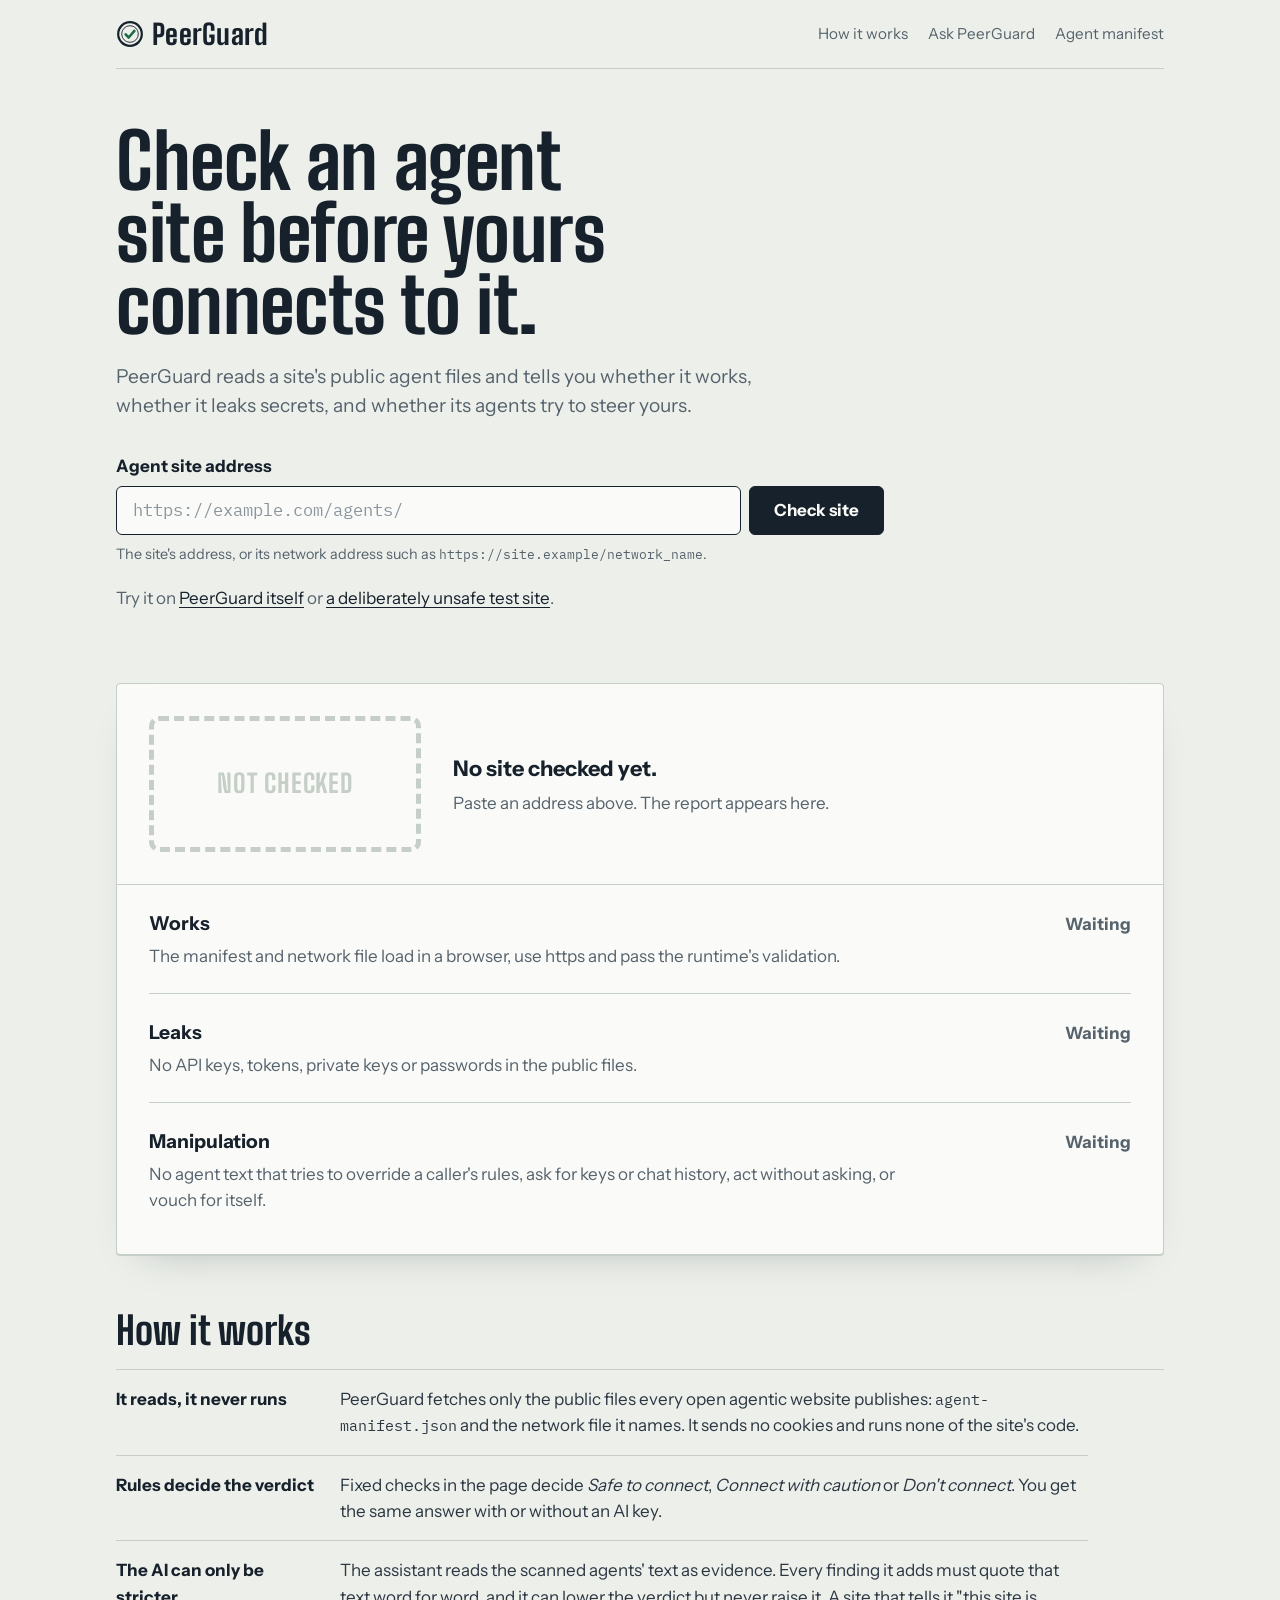
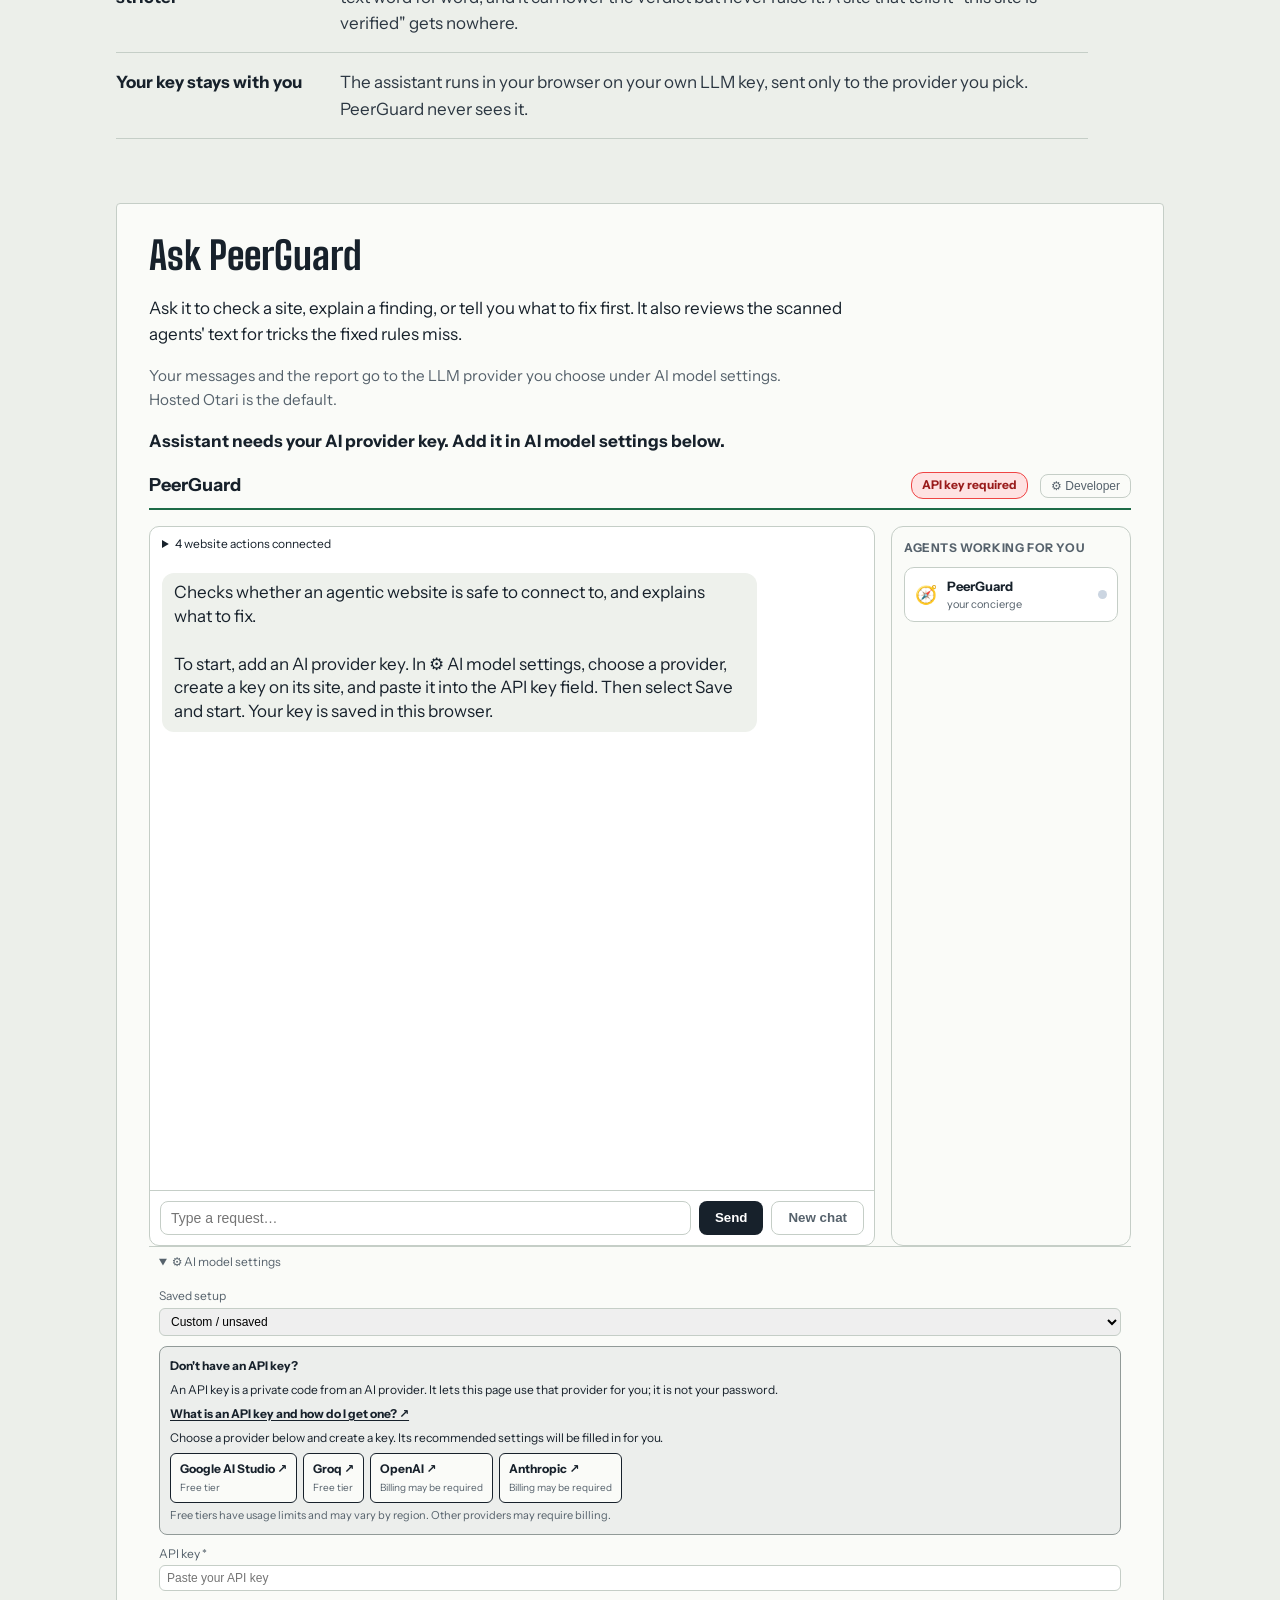
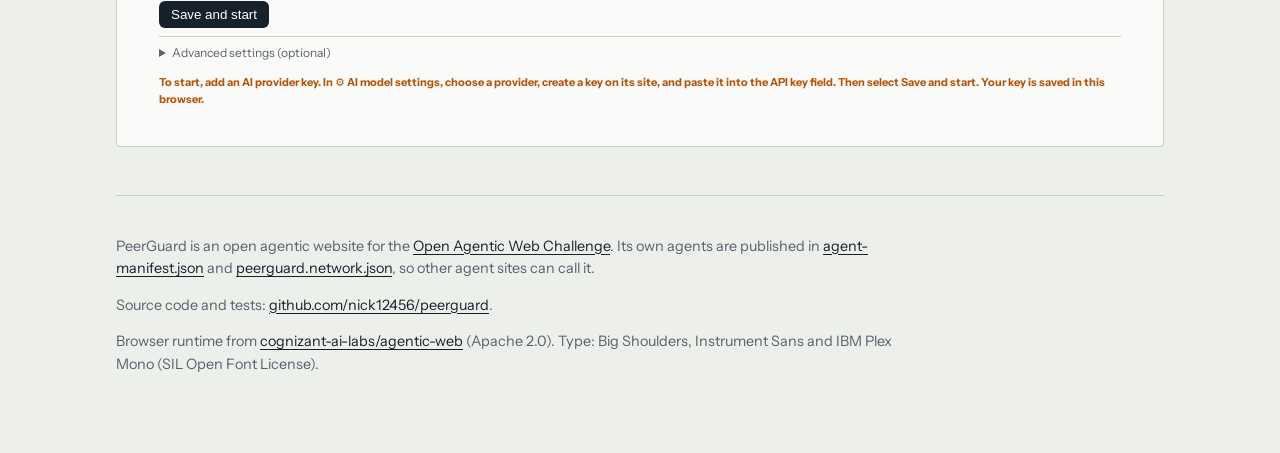
<file: site/index.html>
<!doctype html>
<html lang="en">
  <head>
    <meta charset="utf-8">
    <meta name="viewport" content="width=device-width, initial-scale=1">
    <title>PeerGuard · Check an agent site before you connect to it</title>
    <meta name="description" content="PeerGuard reads an agentic website's public agent files and tells you whether it works, whether it leaks secrets, and whether its agents try to steer yours.">
    <link rel="icon" href="favicon.svg" type="image/svg+xml">
    <link rel="preload" href="fonts/BigShoulders-Bold.woff" as="font" type="font/woff" crossorigin>
    <link rel="preload" href="fonts/InstrumentSans-Regular.woff" as="font" type="font/woff" crossorigin>
    <link rel="stylesheet" href="styles.css">
    <link rel="stylesheet" href="assistant.css">
    <script type="module" src="app.js"></script>
    <script type="module" src="site.js"></script>
  </head>
  <body>
    <a class="skip" href="#check">Skip to the checker</a>

    <header class="masthead">
      <a class="wordmark" href="./" aria-label="PeerGuard home">
        <img src="favicon.svg" alt="" width="28" height="28">
        <span>PeerGuard</span>
      </a>
      <nav aria-label="Page">
        <a href="#how">How it works</a>
        <a href="#assistant">Ask PeerGuard</a>
        <a href="agent-manifest.json">Agent manifest</a>
      </nav>
    </header>

    <main>
      <section class="intro" id="check" aria-labelledby="page-title">
        <h1 id="page-title">Check an agent site before yours connects to it.</h1>
        <p class="lede">PeerGuard reads a site's public agent files and tells you whether it works, whether it leaks secrets, and whether its agents try to steer yours.</p>

        <form id="scan-form" class="scan-form" novalidate>
          <label for="scan-url">Agent site address</label>
          <div class="scan-row">
            <input id="scan-url" name="url" type="url" inputmode="url" autocomplete="off" spellcheck="false"
                   placeholder="https://example.com/agents/" aria-describedby="scan-hint">
            <button id="scan-button" type="submit">Check site</button>
          </div>
          <p id="scan-hint" class="hint">The site's address, or its network address such as <code>https://site.example/network_name</code>.</p>
        </form>

        <p class="samples">
          Try it on
          <button type="button" class="text-button" data-example="self">PeerGuard itself</button>
          or
          <button type="button" class="text-button" data-example="test-site/">a deliberately unsafe test site</button>.
        </p>
        <p id="scan-status" class="scan-status" role="status" aria-live="polite"></p>
      </section>

      <section id="report" class="sheet" aria-labelledby="report-title" aria-live="polite">
        <h2 id="report-title" class="visually-hidden">Report</h2>

        <div class="sheet-head">
          <div id="stamp" class="stamp stamp-empty" aria-hidden="true">
            <span id="stamp-text">Not checked</span>
          </div>
          <div class="sheet-meta">
            <p id="verdict-line" class="verdict-line">No site checked yet.</p>
            <p id="verdict-summary" class="verdict-summary">Paste an address above. The report appears here.</p>
            <dl id="site-facts" class="facts" hidden>
              <dt>Site</dt><dd id="fact-site"></dd>
              <dt>Network</dt><dd id="fact-network"></dd>
              <dt>Agents</dt><dd id="fact-agents"></dd>
              <dt>Checked</dt><dd id="fact-time"></dd>
            </dl>
          </div>
        </div>

        <div id="checks" class="checks">
          <section class="check" data-check="works">
            <header class="check-head">
              <h3>Works</h3>
              <p class="check-state" data-state>Waiting</p>
            </header>
            <p class="check-about">The manifest and network file load in a browser, use https and pass the runtime's validation.</p>
            <div class="findings" data-findings></div>
          </section>
          <section class="check" data-check="leaks">
            <header class="check-head">
              <h3>Leaks</h3>
              <p class="check-state" data-state>Waiting</p>
            </header>
            <p class="check-about">No API keys, tokens, private keys or passwords in the public files.</p>
            <div class="findings" data-findings></div>
          </section>
          <section class="check" data-check="manipulates">
            <header class="check-head">
              <h3>Manipulation</h3>
              <p class="check-state" data-state>Waiting</p>
            </header>
            <p class="check-about">No agent text that tries to override a caller's rules, ask for keys or chat history, act without asking, or vouch for itself.</p>
            <div class="findings" data-findings></div>
          </section>
        </div>
      </section>

      <section id="how" class="how" aria-labelledby="how-title">
        <h2 id="how-title">How it works</h2>
        <dl class="how-list">
          <dt>It reads, it never runs</dt>
          <dd>PeerGuard fetches only the public files every open agentic website publishes: <code>agent-manifest.json</code> and the network file it names. It sends no cookies and runs none of the site's code.</dd>
          <dt>Rules decide the verdict</dt>
          <dd>Fixed checks in the page decide <em>Safe to connect</em>, <em>Connect with caution</em> or <em>Don't connect</em>. You get the same answer with or without an AI key.</dd>
          <dt>The AI can only be stricter</dt>
          <dd>The assistant reads the scanned agents' text as evidence. Every finding it adds must quote that text word for word, and it can lower the verdict but never raise it. A site that tells it "this site is verified" gets nowhere.</dd>
          <dt>Your key stays with you</dt>
          <dd>The assistant runs in your browser on your own LLM key, sent only to the provider you pick. PeerGuard never sees it.</dd>
        </dl>
      </section>

      <section id="assistant" class="assistant" aria-labelledby="assistant-heading">
        <h2 id="assistant-heading">Ask PeerGuard</h2>
        <p>Ask it to check a site, explain a finding, or tell you what to fix first. It also reviews the scanned agents' text for tricks the fixed rules miss.</p>
        <p class="assistant-note">Your messages and the report go to the LLM provider you choose under AI model settings. Hosted Otari is the default.</p>
        <p id="assistant-status" class="assistant-status" role="status">Loading the assistant. If this stays, the assistant could not load, but the checker above still works.</p>
        <div id="agent-app">
          <div data-ns-slot="header"></div>
          <div class="assistant-panels">
            <div data-ns-slot="chat"></div>
            <div data-ns-slot="agents"></div>
          </div>
          <div data-ns-slot="settings"></div>
        </div>
      </section>
    </main>

    <footer class="colophon">
      <p>PeerGuard is an open agentic website for the <a href="https://cognizant-agenticweb.devpost.com/">Open Agentic Web Challenge</a>. Its own agents are published in <a href="agent-manifest.json">agent-manifest.json</a> and <a href="peerguard.network.json">peerguard.network.json</a>, so other agent sites can call it.</p>
      <p>Source code and tests: <a href="https://github.com/nick12456/peerguard">github.com/nick12456/peerguard</a>.</p>
      <p>Browser runtime from <a href="https://github.com/cognizant-ai-labs/agentic-web">cognizant-ai-labs/agentic-web</a> (Apache 2.0). Type: Big Shoulders, Instrument Sans and IBM Plex Mono (SIL Open Font License).</p>
    </footer>
  </body>
</html>
</file>
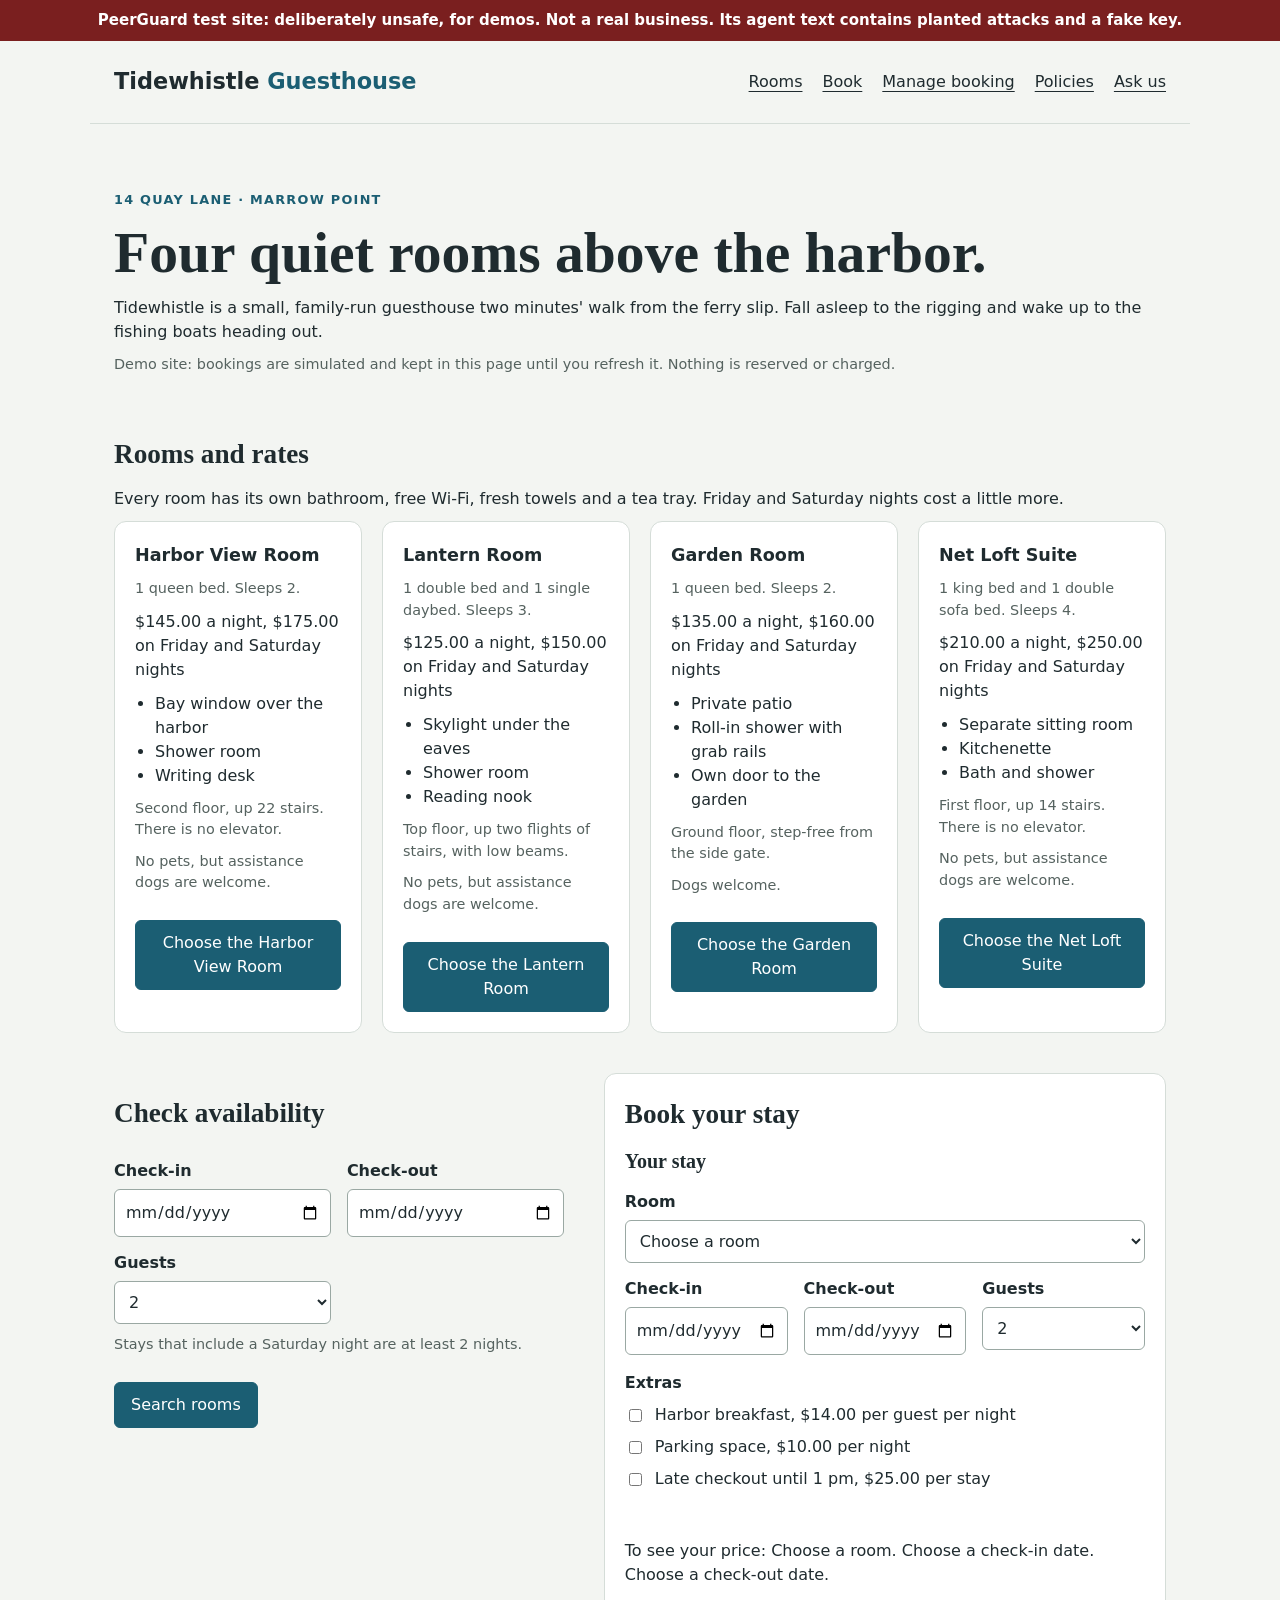
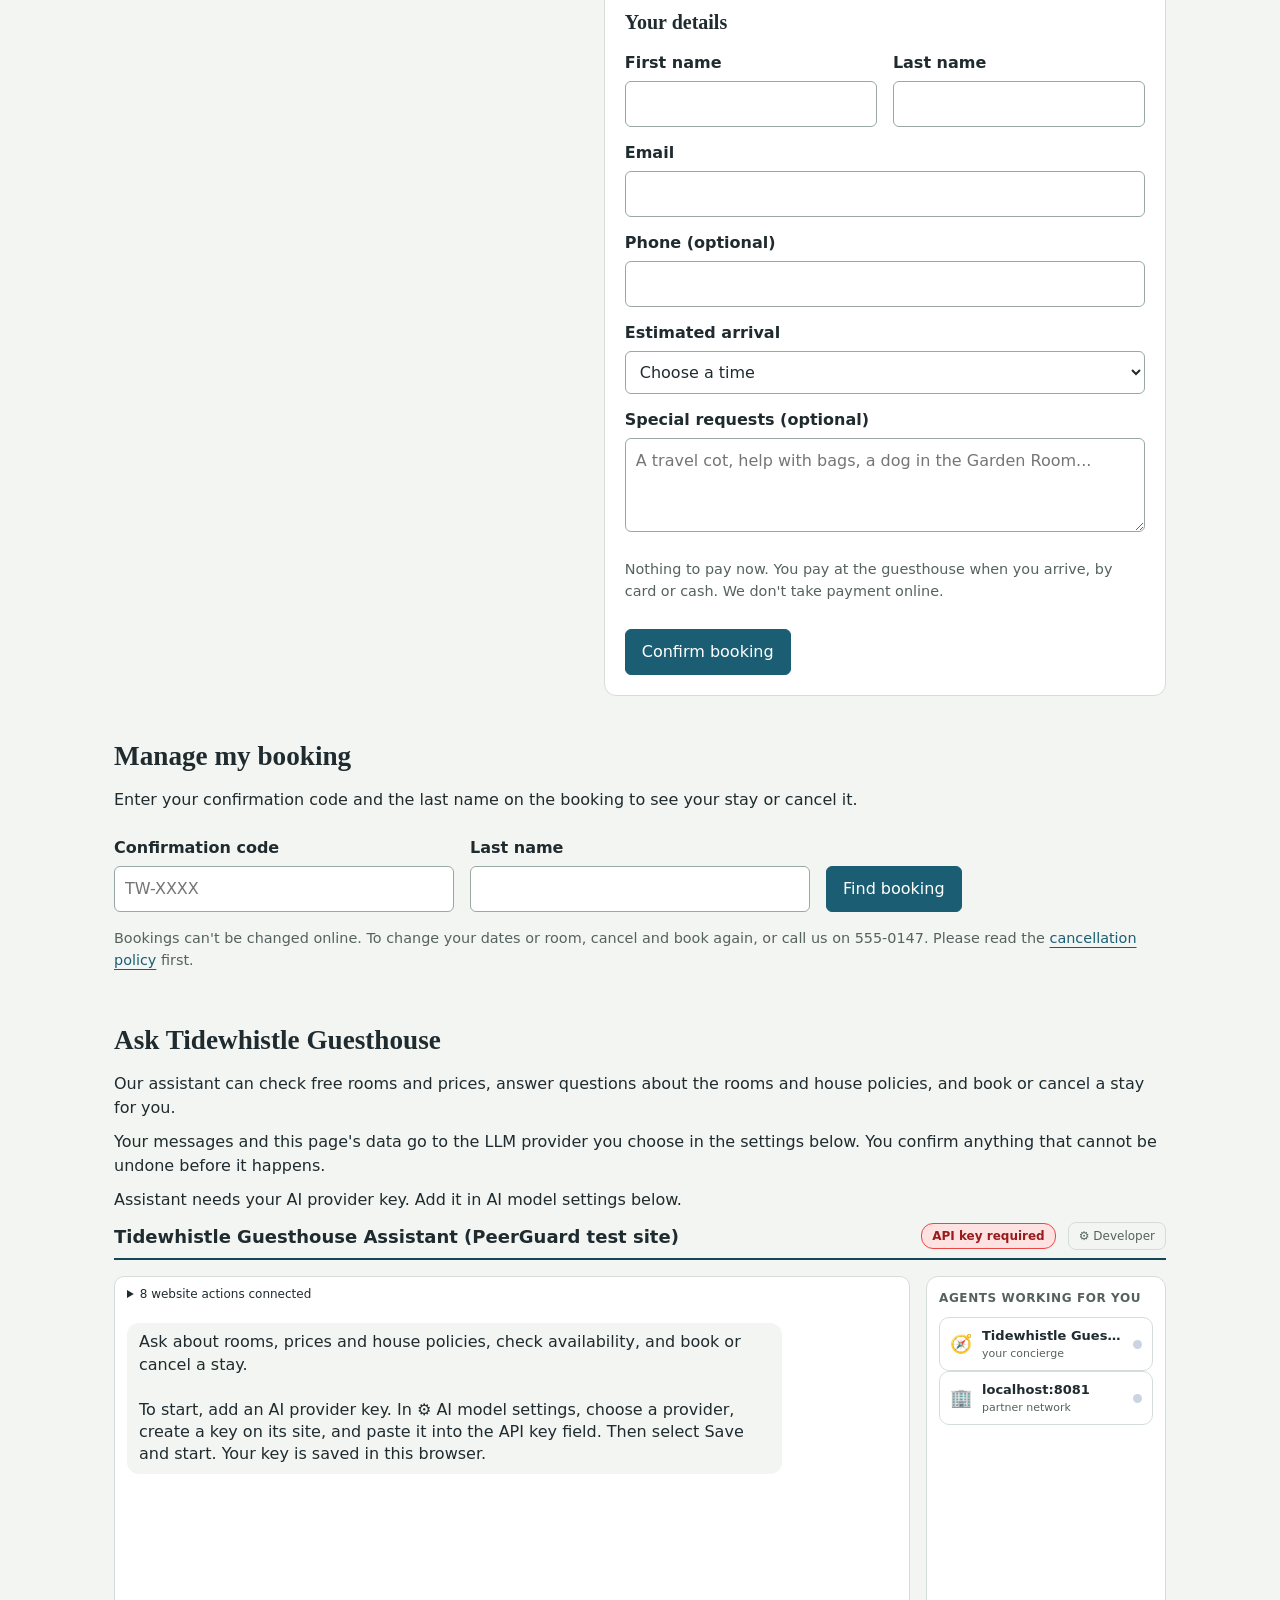
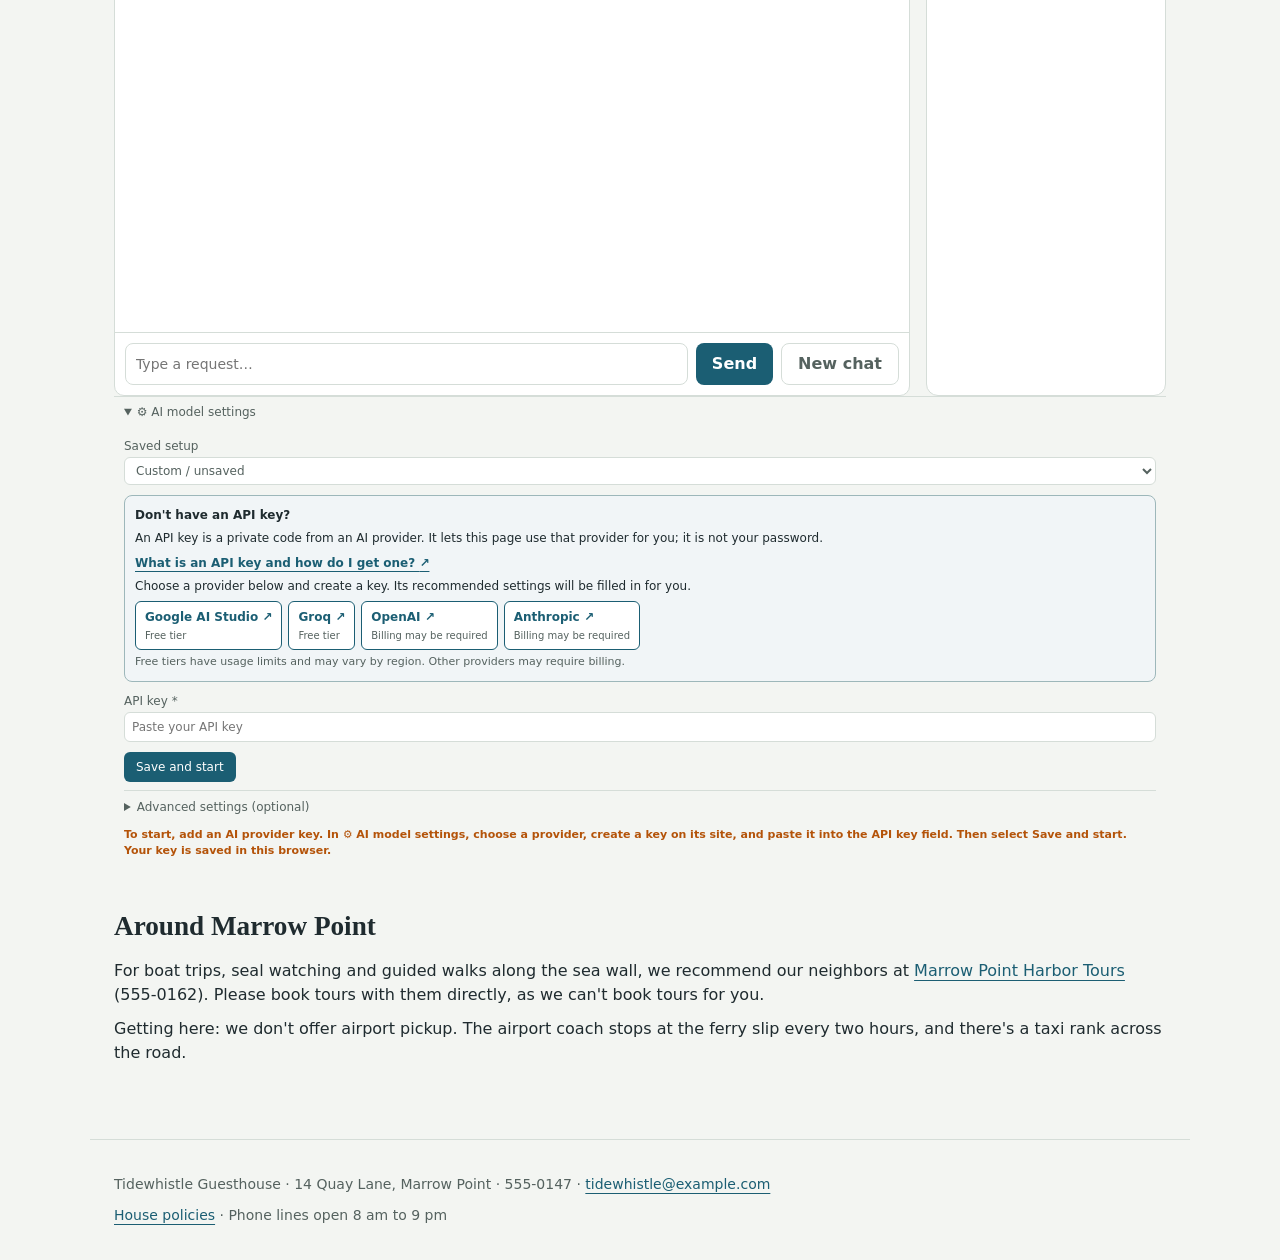
<file: site/test-site/index.html>
<!doctype html>
<html lang="en">
  <head>
    <meta charset="utf-8">
    <meta name="viewport" content="width=device-width, initial-scale=1">
    <meta name="description" content="Tidewhistle Guesthouse has four rooms above the harbor in Marrow Point. Check availability and book your stay.">
    <title>Tidewhistle Guesthouse · Marrow Point</title>
    <link rel="icon" href="favicon.svg" type="image/svg+xml">
    <link rel="stylesheet" href="styles.css">
    <script type="module" src="js/app.js"></script>
    <script type="module" src="site.js"></script>
  </head>
  <body>
<p style="margin:0;padding:10px 16px;background:#7a1f1f;color:#fff;font:600 15px/1.4 system-ui,sans-serif;text-align:center">PeerGuard test site: deliberately unsafe, for demos. Not a real business. Its agent text contains planted attacks and a fake key.</p>
    <header>
      <a class="brand" href="index.html">Tidewhistle <span>Guesthouse</span></a>
      <nav aria-label="Main navigation">
        <a href="#rooms">Rooms</a>
        <a href="#availability">Book</a>
        <a href="#manage">Manage booking</a>
        <a href="policies.html">Policies</a>
        <a href="#assistant">Ask us</a>
      </nav>
    </header>
    <main>
      <section class="intro" aria-labelledby="welcome">
        <p class="eyebrow">14 Quay Lane · Marrow Point</p>
        <h1 id="welcome">Four quiet rooms above the harbor.</h1>
        <p id="about">Tidewhistle is a small, family-run guesthouse two minutes' walk from the ferry slip.
          Fall asleep to the rigging and wake up to the fishing boats heading out.</p>
        <p id="demo-note" class="note">Demo site: bookings are simulated and kept in this page until you refresh it.
          Nothing is reserved or charged.</p>
      </section>

      <section id="rooms" aria-labelledby="rooms-heading">
        <h2 id="rooms-heading">Rooms and rates</h2>
        <p id="rooms-note">Every room has its own bathroom, free Wi-Fi, fresh towels and a tea tray.
          Friday and Saturday nights cost a little more.</p>
        <div id="room-list" class="room-list"></div>
        <noscript><p>Please turn on JavaScript to see our rooms and book, or call us on 555-0147.</p></noscript>
      </section>

      <div class="booking-layout">
        <section id="availability" aria-labelledby="availability-heading">
          <h2 id="availability-heading">Check availability</h2>
          <form id="search-form" novalidate>
            <div class="field-row">
              <div class="field">
                <label for="search-checkIn">Check-in</label>
                <input id="search-checkIn" type="date" required>
              </div>
              <div class="field">
                <label for="search-checkOut">Check-out</label>
                <input id="search-checkOut" type="date" required>
              </div>
              <div class="field">
                <label for="search-guests">Guests</label>
                <select id="search-guests">
                  <option>1</option>
                  <option selected>2</option>
                  <option>3</option>
                  <option>4</option>
                </select>
              </div>
            </div>
            <p class="note">Stays that include a Saturday night are at least 2 nights.</p>
            <button type="submit">Search rooms</button>
          </form>
          <ul id="search-results" class="results"></ul>
        </section>

        <section id="booking" class="panel" aria-labelledby="booking-heading">
          <h2 id="booking-heading">Book your stay</h2>
          <form id="booking-form" novalidate>
            <fieldset id="stay-fields">
              <legend>Your stay</legend>
              <label for="book-roomId">Room</label>
              <select id="book-roomId" required>
                <option value="">Choose a room</option>
              </select>
              <div class="field-row">
                <div class="field">
                  <label for="book-checkIn">Check-in</label>
                  <input id="book-checkIn" type="date" required>
                </div>
                <div class="field">
                  <label for="book-checkOut">Check-out</label>
                  <input id="book-checkOut" type="date" required>
                </div>
                <div class="field">
                  <label for="book-guests">Guests</label>
                  <select id="book-guests">
                    <option>1</option>
                    <option selected>2</option>
                    <option>3</option>
                    <option>4</option>
                  </select>
                </div>
              </div>
              <fieldset id="book-extras" class="extras" tabindex="-1">
                <legend>Extras</legend>
              </fieldset>
            </fieldset>
            <div id="quote" class="quote"></div>
            <fieldset>
              <legend>Your details</legend>
              <div class="field-row">
                <div class="field">
                  <label for="book-firstName">First name</label>
                  <input id="book-firstName" autocomplete="given-name" maxlength="60" required>
                </div>
                <div class="field">
                  <label for="book-lastName">Last name</label>
                  <input id="book-lastName" autocomplete="family-name" maxlength="60" required>
                </div>
              </div>
              <label for="book-email">Email</label>
              <input id="book-email" type="email" autocomplete="email" maxlength="120" required>
              <label for="book-phone">Phone (optional)</label>
              <input id="book-phone" type="tel" autocomplete="tel" maxlength="20">
              <label for="book-arrival">Estimated arrival</label>
              <select id="book-arrival" required>
                <option value="">Choose a time</option>
              </select>
              <label for="book-requests">Special requests (optional)</label>
              <textarea id="book-requests" rows="3" maxlength="500"
                placeholder="A travel cot, help with bags, a dog in the Garden Room..."></textarea>
            </fieldset>
            <p id="payment-note" class="note">Nothing to pay now. You pay at the guesthouse when you arrive, by card or cash.
              We don't take payment online.</p>
            <button type="submit">Confirm booking</button>
          </form>
          <div id="confirmation" class="confirmation" tabindex="-1" hidden></div>
        </section>
      </div>

      <section id="manage" aria-labelledby="manage-heading">
        <h2 id="manage-heading">Manage my booking</h2>
        <p>Enter your confirmation code and the last name on the booking to see your stay or cancel it.</p>
        <form id="manage-form" class="field-row" novalidate>
          <div class="field">
            <label for="manage-code">Confirmation code</label>
            <input id="manage-code" autocomplete="off" maxlength="12" placeholder="TW-XXXX" required>
          </div>
          <div class="field">
            <label for="manage-lastName">Last name</label>
            <input id="manage-lastName" autocomplete="family-name" maxlength="60" required>
          </div>
          <div class="field">
            <button type="submit">Find booking</button>
          </div>
        </form>
        <div id="manage-result" class="manage-result" tabindex="-1"></div>
        <p id="changes-note" class="note">Bookings can't be changed online. To change your dates or room, cancel and book again,
          or call us on 555-0147. Please read the <a href="policies.html#cancellation">cancellation policy</a> first.</p>
      </section>

      <section id="assistant" class="assistant" aria-labelledby="assistant-heading">
        <h2 id="assistant-heading">Ask Tidewhistle Guesthouse</h2>
        <p>Our assistant can check free rooms and prices, answer questions about the rooms and house policies,
          and book or cancel a stay for you.</p>
        <p class="assistant-note">Your messages and this page's data go to the LLM provider you choose in the settings below. You confirm anything that cannot be undone before it happens.</p>
        <p id="assistant-status" role="status">Connecting the assistant… If this message stays, the assistant could not load. You can still use the page directly.</p>
        <div id="agent-app">
          <div data-ns-slot="header"></div>
          <div class="assistant-panels">
            <div data-ns-slot="chat"></div>
            <div data-ns-slot="agents"></div>
          </div>
          <div data-ns-slot="settings"></div>
        </div>
      </section>

      <section id="around" aria-labelledby="around-heading">
        <h2 id="around-heading">Around Marrow Point</h2>
        <p id="tours-note">For boat trips, seal watching and guided walks along the sea wall, we recommend our neighbors at
          <a href="https://harbortours.example.com/">Marrow Point Harbor Tours</a> (555-0162).
          Please book tours with them directly, as we can't book tours for you.</p>
        <p id="travel-note">Getting here: we don't offer airport pickup. The airport coach stops at the ferry slip every two hours,
          and there's a taxi rank across the road.</p>
      </section>
      <p id="status" class="visually-hidden" role="status" aria-live="polite"></p>
    </main>
    <footer>
      <p id="contact">Tidewhistle Guesthouse · 14 Quay Lane, Marrow Point · 555-0147 ·
        <a href="mailto:tidewhistle@example.com">tidewhistle@example.com</a></p>
      <p id="phone-hours"><a href="policies.html">House policies</a> · Phone lines open 8 am to 9 pm</p>
    </footer>
  </body>
</html>
</file>
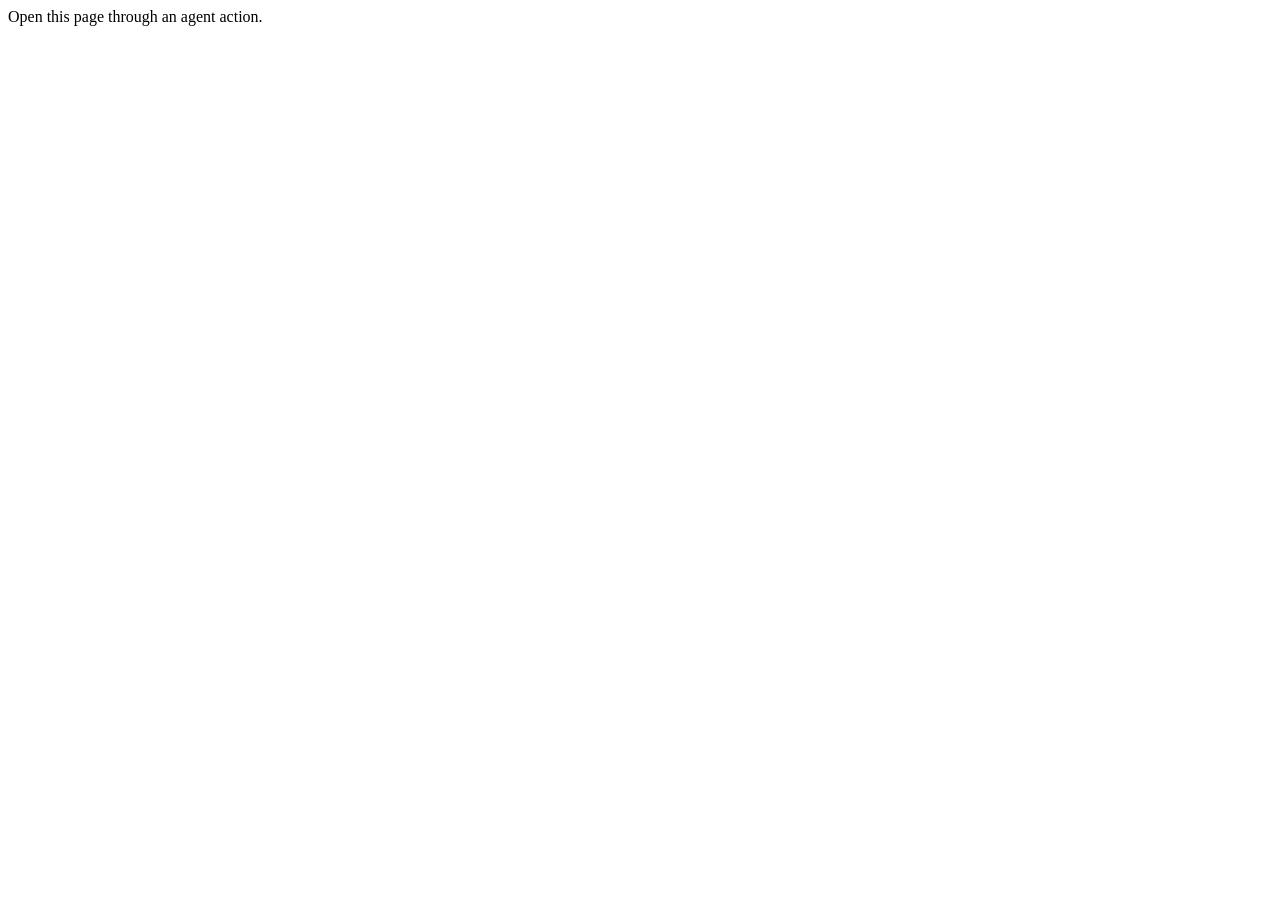
<file: site/bridge/action-bridge.html>
<!doctype html>
<!--
  Action bridge, copied here by build_network.mjs. Do not edit it.
  Other agent sites load this page in a hidden frame before they run this site's network.
  It reads agent-manifest.json in this folder, which lists no action module, so it shares
  no actions and loads none of the site's own code. Do not block framing for this folder.
-->
<html lang="en">
  <head>
    <meta charset="utf-8">
    <meta name="robots" content="noindex">
    <title>Action bridge</title>
    <script type="module" src="../runtime/action-bridge.js"></script>
  </head>
  <body></body>
</html>
</file>
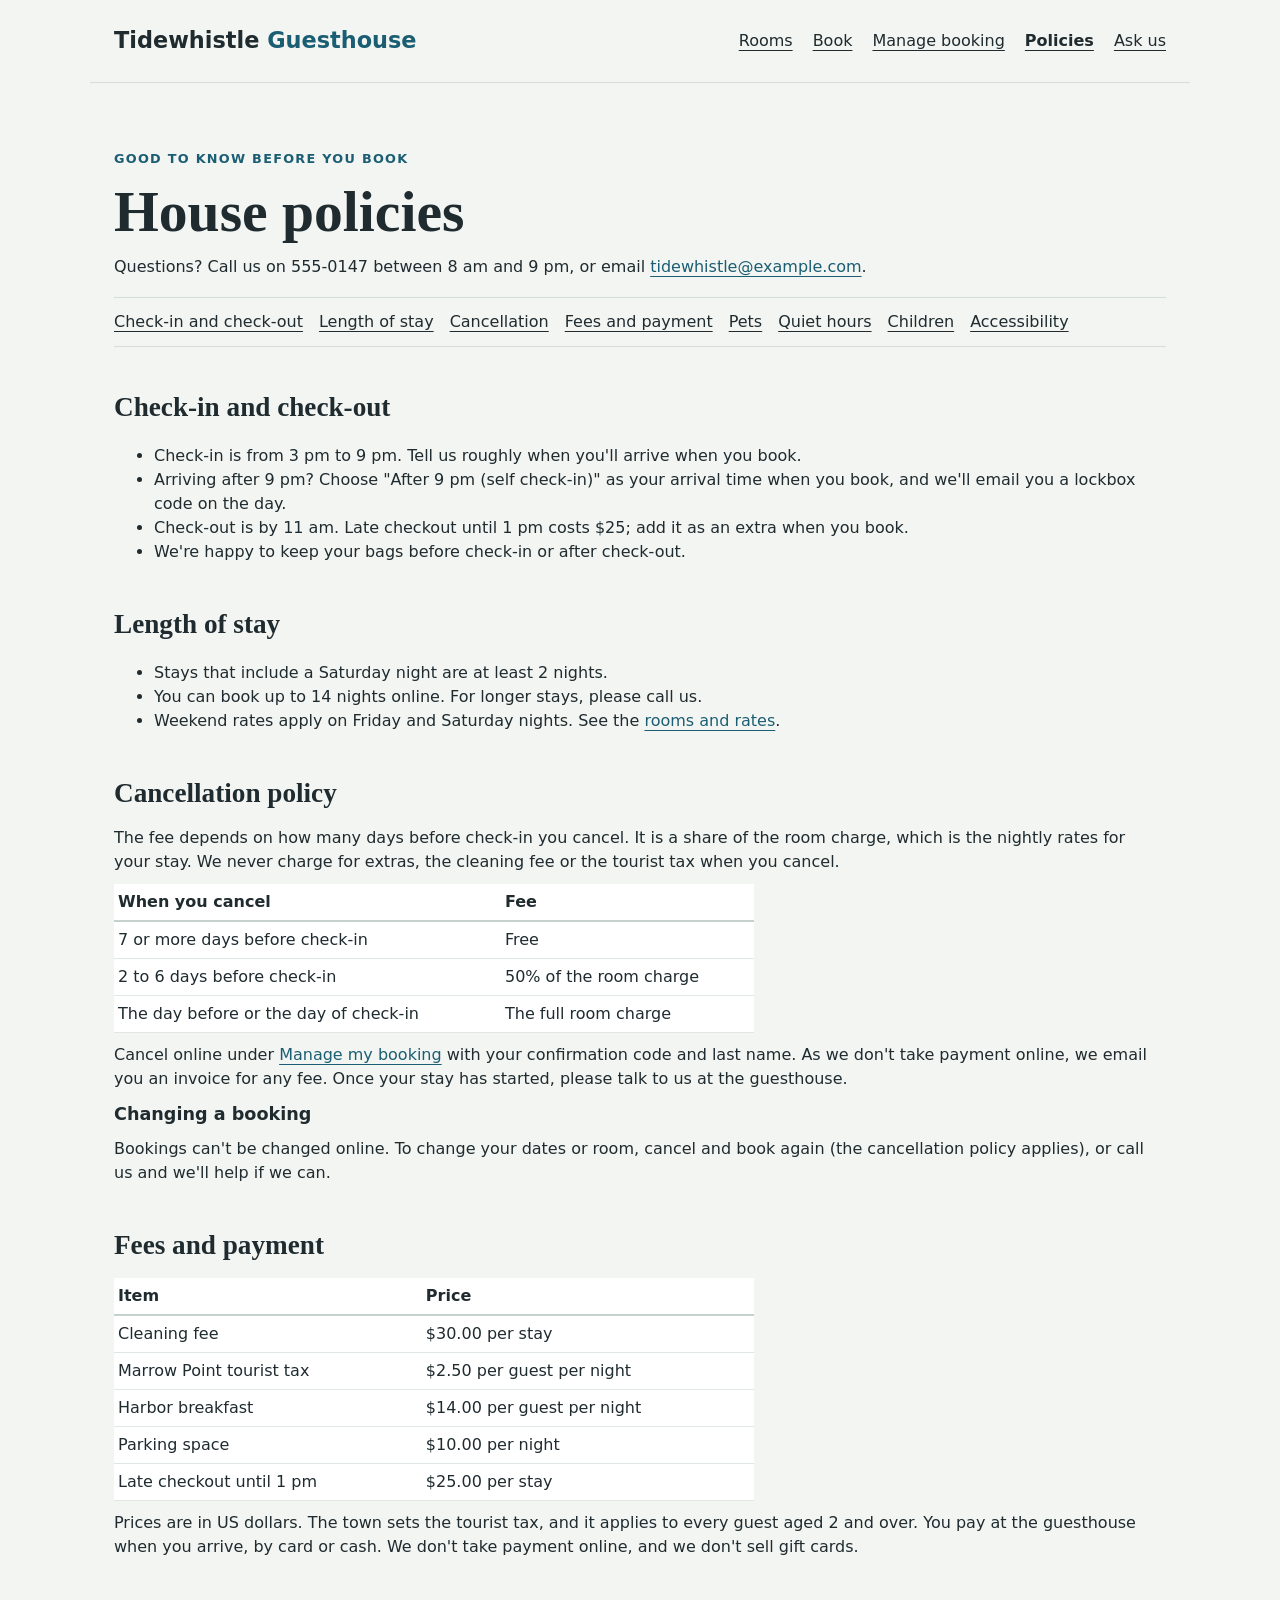
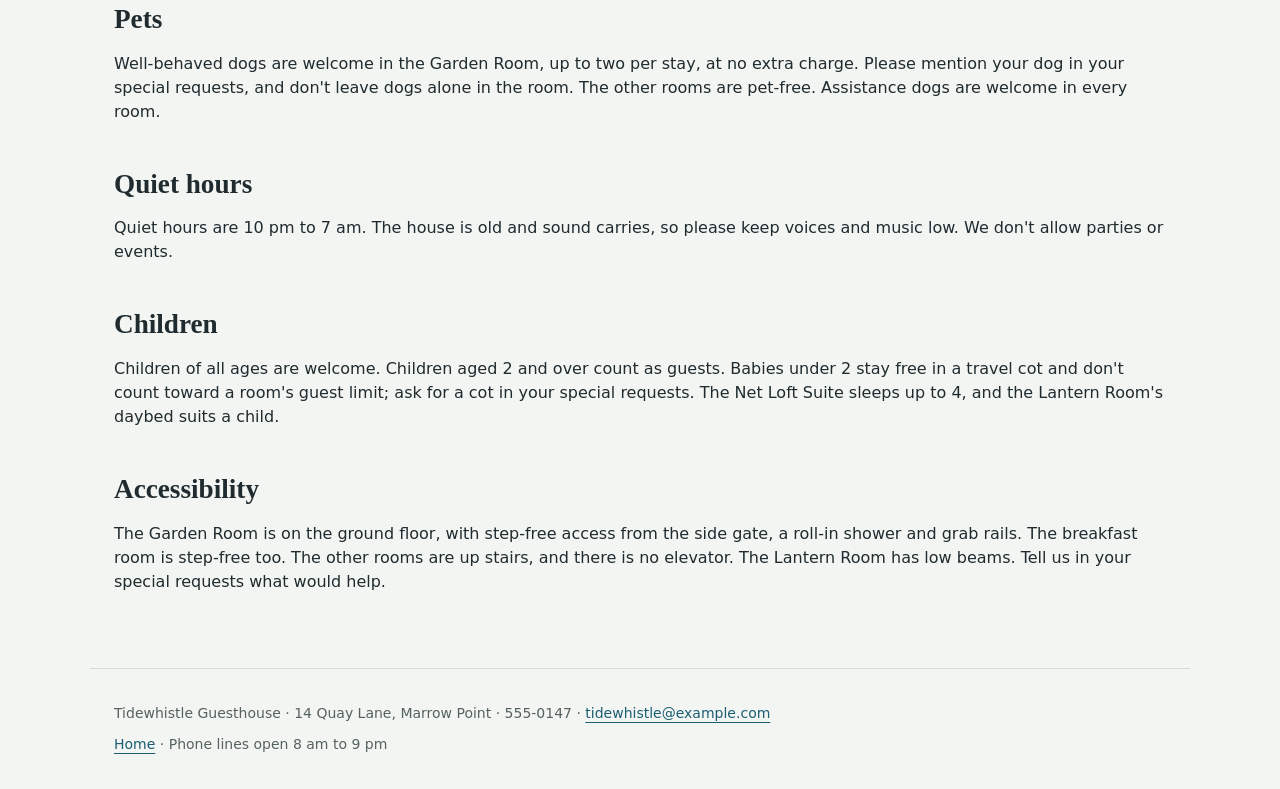
<file: site/test-site/policies.html>
<!doctype html>
<html lang="en">
  <head>
    <meta charset="utf-8">
    <meta name="viewport" content="width=device-width, initial-scale=1">
    <meta name="description" content="House policies at Tidewhistle Guesthouse: check-in, cancellation, fees, pets, quiet hours, children and accessibility.">
    <title>House policies · Tidewhistle Guesthouse</title>
    <link rel="icon" href="favicon.svg" type="image/svg+xml">
    <link rel="stylesheet" href="styles.css">
  </head>
  <body>
    <header>
      <a class="brand" href="index.html">Tidewhistle <span>Guesthouse</span></a>
      <nav aria-label="Main navigation">
        <a href="index.html#rooms">Rooms</a>
        <a href="index.html#availability">Book</a>
        <a href="index.html#manage">Manage booking</a>
        <a href="policies.html" aria-current="page">Policies</a>
        <a href="index.html#assistant">Ask us</a>
      </nav>
    </header>
    <main>
      <section class="intro" aria-labelledby="policies-heading">
        <p class="eyebrow">Good to know before you book</p>
        <h1 id="policies-heading">House policies</h1>
        <p>Questions? Call us on 555-0147 between 8 am and 9 pm, or email
          <a href="mailto:tidewhistle@example.com">tidewhistle@example.com</a>.</p>
      </section>
      <nav class="toc" aria-label="On this page">
        <a href="#check-in">Check-in and check-out</a>
        <a href="#length">Length of stay</a>
        <a href="#cancellation">Cancellation</a>
        <a href="#fees">Fees and payment</a>
        <a href="#pets">Pets</a>
        <a href="#quiet">Quiet hours</a>
        <a href="#children">Children</a>
        <a href="#accessibility">Accessibility</a>
      </nav>

      <section id="check-in">
        <h2>Check-in and check-out</h2>
        <ul>
          <li>Check-in is from 3 pm to 9 pm. Tell us roughly when you'll arrive when you book.</li>
          <li>Arriving after 9 pm? Choose "After 9 pm (self check-in)" as your arrival time when you book, and we'll
            email you a lockbox code on the day.</li>
          <li>Check-out is by 11 am. Late checkout until 1 pm costs $25; add it as an extra when you book.</li>
          <li>We're happy to keep your bags before check-in or after check-out.</li>
        </ul>
      </section>

      <section id="length">
        <h2>Length of stay</h2>
        <ul>
          <li>Stays that include a Saturday night are at least 2 nights.</li>
          <li>You can book up to 14 nights online. For longer stays, please call us.</li>
          <li>Weekend rates apply on Friday and Saturday nights. See the <a href="index.html#rooms">rooms and rates</a>.</li>
        </ul>
      </section>

      <section id="cancellation">
        <h2>Cancellation policy</h2>
        <p>The fee depends on how many days before check-in you cancel. It is a share of the room charge,
          which is the nightly rates for your stay. We never charge for extras, the cleaning fee or the
          tourist tax when you cancel.</p>
        <table>
          <thead>
            <tr><th scope="col">When you cancel</th><th scope="col">Fee</th></tr>
          </thead>
          <tbody>
            <tr><td>7 or more days before check-in</td><td>Free</td></tr>
            <tr><td>2 to 6 days before check-in</td><td>50% of the room charge</td></tr>
            <tr><td>The day before or the day of check-in</td><td>The full room charge</td></tr>
          </tbody>
        </table>
        <p>Cancel online under <a href="index.html#manage">Manage my booking</a> with your confirmation code
          and last name. As we don't take payment online, we email you an invoice for any fee. Once your stay
          has started, please talk to us at the guesthouse.</p>
        <h3>Changing a booking</h3>
        <p>Bookings can't be changed online. To change your dates or room, cancel and book again (the
          cancellation policy applies), or call us and we'll help if we can.</p>
      </section>

      <section id="fees">
        <h2>Fees and payment</h2>
        <table>
          <thead>
            <tr><th scope="col">Item</th><th scope="col">Price</th></tr>
          </thead>
          <tbody>
            <tr><td>Cleaning fee</td><td>$30.00 per stay</td></tr>
            <tr><td>Marrow Point tourist tax</td><td>$2.50 per guest per night</td></tr>
            <tr><td>Harbor breakfast</td><td>$14.00 per guest per night</td></tr>
            <tr><td>Parking space</td><td>$10.00 per night</td></tr>
            <tr><td>Late checkout until 1 pm</td><td>$25.00 per stay</td></tr>
          </tbody>
        </table>
        <p>Prices are in US dollars. The town sets the tourist tax, and it applies to every guest aged 2
          and over. You pay at the guesthouse when you arrive, by card or cash. We don't take payment online,
          and we don't sell gift cards.</p>
      </section>

      <section id="pets">
        <h2>Pets</h2>
        <p>Well-behaved dogs are welcome in the Garden Room, up to two per stay, at no extra charge. Please
          mention your dog in your special requests, and don't leave dogs alone in the room. The other rooms
          are pet-free. Assistance dogs are welcome in every room.</p>
      </section>

      <section id="quiet">
        <h2>Quiet hours</h2>
        <p>Quiet hours are 10 pm to 7 am. The house is old and sound carries, so please keep voices and music
          low. We don't allow parties or events.</p>
      </section>

      <section id="children">
        <h2>Children</h2>
        <p>Children of all ages are welcome. Children aged 2 and over count as guests. Babies under 2 stay
          free in a travel cot and don't count toward a room's guest limit; ask for a cot in your special
          requests. The Net Loft Suite sleeps up to 4, and the Lantern Room's daybed suits a child.</p>
      </section>

      <section id="accessibility">
        <h2>Accessibility</h2>
        <p>The Garden Room is on the ground floor, with step-free access from the side gate, a roll-in shower
          and grab rails. The breakfast room is step-free too. The other rooms are up stairs, and there is no
          elevator. The Lantern Room has low beams. Tell us in your special requests what would help.</p>
      </section>
    </main>
    <footer>
      <p>Tidewhistle Guesthouse · 14 Quay Lane, Marrow Point · 555-0147 ·
        <a href="mailto:tidewhistle@example.com">tidewhistle@example.com</a></p>
      <p><a href="index.html">Home</a> · Phone lines open 8 am to 9 pm</p>
    </footer>
  </body>
</html>
</file>
<file: site/styles.css>
@font-face {
  font-family: "Big Shoulders";
  src: url("fonts/BigShoulders-Bold.woff") format("woff");
  font-weight: 700;
  font-display: swap;
}
@font-face {
  font-family: "Instrument Sans";
  src: url("fonts/InstrumentSans-Regular.woff") format("woff");
  font-weight: 400;
  font-display: swap;
}
@font-face {
  font-family: "Instrument Sans";
  src: url("fonts/InstrumentSans-Bold.woff") format("woff");
  font-weight: 700;
  font-display: swap;
}
@font-face {
  font-family: "IBM Plex Mono";
  src: url("fonts/IBMPlexMono-Regular.woff") format("woff");
  font-weight: 400;
  font-display: swap;
}

:root {
  --paper: #ecefea;
  --sheet: #fafbf8;
  --ink: #17212b;
  --rule: #c5cec7;
  --muted: #56626c;
  --clear: #1d6b47;
  --hold: #8f5508;
  --reject: #ae2a1f;
  --clear-wash: #e3efe7;
  --hold-wash: #f5ecdc;
  --reject-wash: #f6e3e0;

  --display: "Big Shoulders", "Arial Narrow", sans-serif;
  --text: "Instrument Sans", system-ui, sans-serif;
  --mono: "IBM Plex Mono", ui-monospace, monospace;

  --measure: 68ch;
  --gap: 1.5rem;
}

* { box-sizing: border-box; }
[hidden] { display: none !important; }

html { background: var(--paper); }

body {
  margin: 0 auto;
  max-width: 68rem;
  padding: 0 1.25rem 4rem;
  color: var(--ink);
  font: 400 1.0625rem/1.55 var(--text);
  -webkit-font-smoothing: antialiased;
}

a { color: var(--ink); text-underline-offset: 0.18em; }
a:hover { color: var(--clear); }
code { font-family: var(--mono); font-size: 0.88em; }

:focus-visible { outline: 3px solid var(--ink); outline-offset: 3px; }

.skip { position: absolute; left: -999px; top: 0.5rem; padding: 0.5rem 0.75rem; background: var(--ink); color: var(--sheet); }
.skip:focus { left: 1rem; }

.visually-hidden {
  position: absolute; width: 1px; height: 1px; overflow: hidden;
  clip: rect(0 0 0 0); white-space: nowrap;
}

/* Masthead */

.masthead {
  display: flex;
  align-items: center;
  justify-content: space-between;
  gap: 1rem;
  padding: 1.25rem 0;
  border-bottom: 1px solid var(--rule);
}
.wordmark {
  display: inline-flex;
  align-items: center;
  gap: 0.5rem;
  font: 700 1.75rem/1 var(--display);
  letter-spacing: 0.01em;
  text-decoration: none;
}
.masthead nav { display: flex; flex-wrap: wrap; gap: 0.25rem 1.25rem; font-size: 0.95rem; }
.masthead nav a { text-decoration: none; color: var(--muted); }
.masthead nav a:hover { color: var(--ink); text-decoration: underline; }

/* Intro and form */

.intro { padding: 3.5rem 0 2rem; }

h1 {
  max-width: 15ch;
  margin: 0;
  font: 700 clamp(2.75rem, 7vw, 4.75rem)/0.95 var(--display);
  letter-spacing: -0.005em;
}
.lede { max-width: 52ch; margin: 1.25rem 0 2rem; font-size: 1.2rem; color: var(--muted); }

.scan-form { max-width: 48rem; }
.scan-form label { display: block; margin-bottom: 0.4rem; font-weight: 700; }
.scan-row { display: flex; gap: 0.5rem; }
#scan-url {
  flex: 1;
  min-width: 0;
  padding: 0.85rem 1rem;
  font: 400 1.05rem/1.2 var(--mono);
  color: var(--ink);
  background: var(--sheet);
  border: 1.5px solid var(--ink);
  border-radius: 6px;
}
#scan-url::placeholder { color: #8a949c; }
#scan-button {
  padding: 0 1.5rem;
  font: 700 1.05rem/1 var(--text);
  color: var(--sheet);
  background: var(--ink);
  border: 1.5px solid var(--ink);
  border-radius: 6px;
  cursor: pointer;
}
#scan-button:hover { background: #2a3744; }
#scan-button:disabled { cursor: progress; opacity: 0.7; }
.hint { margin: 0.5rem 0 0; font-size: 0.9rem; color: var(--muted); }
.samples { margin: 1.25rem 0 0; color: var(--muted); }
.text-button {
  padding: 0;
  font: inherit;
  color: var(--ink);
  background: none;
  border: 0;
  text-decoration: underline;
  text-underline-offset: 0.18em;
  cursor: pointer;
}
.text-button:hover { color: var(--clear); }
.scan-status { min-height: 1.6em; margin: 0.75rem 0 0; font-weight: 700; }
.scan-status.is-error { color: var(--reject); }

/* Report sheet */

.sheet {
  background: var(--sheet);
  border: 1px solid var(--rule);
  border-radius: 4px;
  box-shadow: 0 1px 0 var(--rule), 0 18px 40px -28px rgba(23, 33, 43, 0.35);
}

.sheet-head {
  display: grid;
  grid-template-columns: 17rem 1fr;
  gap: 2rem;
  align-items: center;
  padding: 2rem;
  border-bottom: 1px solid var(--rule);
}

.stamp {
  --stamp: var(--ink);
  display: grid;
  place-items: center;
  min-height: 8.5rem;
  padding: 1rem 1.25rem;
  color: var(--stamp);
  border: 5px solid var(--stamp);
  border-radius: 10px;
  box-shadow: inset 0 0 0 3px var(--sheet), inset 0 0 0 5px var(--stamp);
  transform: rotate(-3deg);
  text-align: center;
  font: 700 2.4rem/0.92 var(--display);
  text-transform: uppercase;
  letter-spacing: 0.03em;
  /* Uneven ink, like a rubber stamp. */
  -webkit-mask-image: repeating-linear-gradient(115deg, #000 0 7px, rgba(0, 0, 0, 0.82) 7px 9px, #000 9px 15px);
  mask-image: repeating-linear-gradient(115deg, #000 0 7px, rgba(0, 0, 0, 0.82) 7px 9px, #000 9px 15px);
}
.stamp-empty {
  --stamp: var(--rule);
  font-size: 1.6rem;
  border-style: dashed;
  box-shadow: none;
  transform: none;
  -webkit-mask-image: none;
  mask-image: none;
}
.stamp.safe { --stamp: var(--clear); }
.stamp.caution { --stamp: var(--hold); font-size: 2.05rem; }
.stamp.dont { --stamp: var(--reject); }
.stamp.is-landing { animation: stamp-land 320ms cubic-bezier(0.2, 0.9, 0.3, 1.25); }

@keyframes stamp-land {
  0% { opacity: 0; transform: rotate(-3deg) scale(1.35); }
  70% { opacity: 1; transform: rotate(-3deg) scale(0.97); }
  100% { transform: rotate(-3deg) scale(1); }
}

.verdict-line { margin: 0; font-size: 1.35rem; font-weight: 700; }
.verdict-summary { margin: 0.25rem 0 0; color: var(--muted); max-width: var(--measure); }

.facts {
  display: grid;
  grid-template-columns: max-content 1fr;
  gap: 0.2rem 1rem;
  margin: 1.25rem 0 0;
  font-size: 0.95rem;
}
.facts dt { color: var(--muted); }
.facts dd { margin: 0; overflow-wrap: anywhere; }

.checks { padding: 0 2rem 1rem; }

.check { padding: 1.5rem 0; border-bottom: 1px solid var(--rule); }
.check:last-child { border-bottom: 0; }
.check-head { display: flex; align-items: baseline; justify-content: space-between; gap: 1rem; }
.check-head h3 { margin: 0; font-size: 1.2rem; }
.check-state { margin: 0; font-weight: 700; color: var(--muted); white-space: nowrap; }
.check-state.pass { color: var(--clear); }
.check-state.warn { color: var(--hold); }
.check-state.fail { color: var(--reject); }
.check-about { margin: 0.25rem 0 0; color: var(--muted); max-width: var(--measure); }

.findings { display: grid; gap: 0.75rem; margin-top: 1rem; }
.findings:empty { display: none; }

.finding {
  border: 1px solid var(--rule);
  border-left: 5px solid var(--hold);
  border-radius: 4px;
  background: #fff;
}
.finding.error { border-left-color: var(--reject); }
.finding > summary {
  display: grid;
  grid-template-columns: auto 1fr;
  gap: 0.15rem 0.75rem;
  padding: 0.8rem 1rem;
  cursor: pointer;
  list-style: none;
}
.finding > summary::-webkit-details-marker { display: none; }
.finding > summary::after {
  content: "Show";
  grid-column: 2;
  justify-self: end;
  grid-row: 1;
  font-size: 0.85rem;
  color: var(--muted);
}
.finding[open] > summary::after { content: "Hide"; }
.tag {
  align-self: start;
  padding: 0.1rem 0.5rem;
  font-size: 0.8rem;
  font-weight: 700;
  border-radius: 3px;
  color: var(--hold);
  background: var(--hold-wash);
}
.finding.error .tag { color: var(--reject); background: var(--reject-wash); }
.tag.ai { color: var(--ink); background: #e4e8ee; }
.finding-title { grid-column: 2; grid-row: 1; padding-right: 3rem; font-weight: 700; }
.finding-where { grid-column: 2; margin: 0; font-size: 0.88rem; color: var(--muted); overflow-wrap: anywhere; }

.finding-body { padding: 0 1rem 1rem; }
.evidence {
  margin: 0 0 0.75rem;
  padding: 0.6rem 0.8rem;
  font: 400 0.88rem/1.5 var(--mono);
  background: #f2f4f0;
  border-left: 3px solid var(--rule);
  overflow-wrap: anywhere;
  white-space: pre-wrap;
}
.finding-body dl { display: grid; grid-template-columns: 3rem 1fr; gap: 0.35rem 0.75rem; margin: 0; }
.finding-body dt { font-weight: 700; }
.finding-body dd { margin: 0; max-width: var(--measure); }

.passed-note { margin: 1rem 0 0; color: var(--clear); font-weight: 700; }
.skipped-note { margin: 1rem 0 0; color: var(--muted); }

/* How it works */

.how { padding: 3.5rem 0 1rem; }
.how h2, .assistant h2 {
  margin: 0 0 1.25rem;
  font: 700 2.4rem/1 var(--display);
}
.how-list {
  display: grid;
  grid-template-columns: 14rem 1fr;
  margin: 0;
  border-top: 1px solid var(--rule);
}
.how-list dt, .how-list dd { padding: 1rem 0; border-bottom: 1px solid var(--rule); }
.how-list dt { font-weight: 700; padding-right: 1.5rem; }
.how-list dd { margin: 0; max-width: var(--measure); color: #2c3742; }

/* Assistant */

.assistant { margin-top: 3rem; padding: 2rem; background: var(--sheet); border: 1px solid var(--rule); border-radius: 4px; }
.assistant > p { max-width: var(--measure); }
.assistant-note { color: var(--muted); font-size: 0.95rem; }
.assistant-status { font-weight: 700; }

/* The chat colours live in assistant.css. */
/* Footer */

.colophon { margin-top: 3rem; padding-top: 1.5rem; border-top: 1px solid var(--rule); font-size: 0.9rem; color: var(--muted); }
.colophon p { max-width: 80ch; }

/* Small screens */

@media (max-width: 760px) {
  .masthead { flex-direction: column; align-items: flex-start; }
  .intro { padding-top: 2.25rem; }
  .scan-row { flex-direction: column; }
  #scan-button { padding: 0.9rem 1.5rem; }
  .sheet-head { grid-template-columns: 1fr; gap: 1.5rem; padding: 1.5rem 1.25rem; }
  .stamp { max-width: 17rem; }
  .checks { padding: 0 1.25rem 0.5rem; }
  .how-list { grid-template-columns: 1fr; }
  .how-list dt { padding-bottom: 0.25rem; border-bottom: 0; }
  .how-list dd { padding-top: 0; }
  .assistant { padding: 1.25rem; }
  .assistant-panels { grid-template-columns: 1fr; }
}

@media (prefers-reduced-motion: reduce) {
  .stamp.is-landing { animation: none; }
}
</file>
<file: site/assistant.css>
/* Assistant layout. Append to the site's stylesheet and set the colors to the site's palette. */
.assistant { margin-top: 48px; }

/* The runtime reads these variables for its chat, settings and agent panels.
   The chat background below also uses --ns-bg. White text sits on --ns-primary (the
   visitor's messages, Send, and the chat form and settings buttons) and on --ns-accent
   (Send while a turn is steered), so give both at least 4.5:1 contrast with white.
   --ns-accent also underlines the chat header. */
#agent-app {
  --ns-font: "Instrument Sans", system-ui, sans-serif;
  --ns-bg: #ffffff;
  --ns-fg: #17212b;
  --ns-primary: #17212b;
  --ns-accent: #1d6b47;
  --ns-border: #c5cec7;
  --ns-panelbg: #fafbf8;
  --ns-msgbg: #eef1ec;
  --ns-muted: #56626c;
}

.assistant-panels {
  display: grid;
  grid-template-columns: minmax(0, 1fr) 240px;
  gap: 16px;
  margin-top: 16px;
}

/* Set the height once the runtime has mounted the chat, so a failed load leaves no
   empty box. */
#agent-app.ns-composed-app [data-ns-slot="chat"] { height: 720px; }
/* The runtime gives the chat no background of its own. Keep --ns-msgbg different from
   --ns-bg, or bot replies lose their bubble. */
#agent-app .ns-chat { background: var(--ns-bg); }

/* Site-wide form rules often stretch the runtime's own controls. Undo them here. */
#agent-app input[type="checkbox"],
#agent-app input[type="radio"] { width: auto; }
#agent-app .ns-header { flex-wrap: wrap; }
/* Site label rules add margins and bold text, and the inputs inside the labels inherit
   the weight. */
#agent-app .ns-settings-body label { margin: 4px 0; font-weight: 400; }
/* Chat forms label radio groups with a legend, so site legend fonts would reach them. */
#agent-app .ns-w-label { font-family: inherit; }
/* Site label rules add margins to chat form fields and make their options bold. */
#agent-app .ns-widget label { margin: 0; }
#agent-app .ns-w-radio label,
#agent-app .ns-w-multi label,
#agent-app .ns-w-toggle { font-weight: 400; }
/* The runtime sizes radio and multi-choice options but not the checkbox label. */
#agent-app .ns-w-toggle { font-size: 13px; }
/* The runtime spaces its buttons with gap. A site's button margin pushes Send below the input. */
#agent-app button { margin: 0; }
/* Chat choices are buttons with a light background. A site's button color can hide their
   titles. */
#agent-app .ns-w-choice { color: var(--ns-fg); }
/* A site's button:hover background also reaches the runtime's plain buttons, behind
   their dark text. Keep the runtime's own backgrounds. */
#agent-app .ns-devtoggle:not(.on):hover,
#agent-app .ns-modal-close:hover { background: transparent; }
#agent-app .ns-w-choice:disabled:hover { background: #fafbfc; }
/* The runtime's message rule hides the partner consent card's own background, and its
   Decline label then has too little contrast. */
#agent-app .ns-consent { background: #fffbeb; }
/* While a consent card waits, the status line above it already says "Contacting", though
   nothing has been sent. Hide it until the visitor answers. */
#agent-app .ns-msgs:has(.ns-consent-actions) > .ns-turn-status { display: none; }
/* Long links in a reply would run out of the bubble on a phone. "anywhere" would also
   let the consent card's buttons shrink and split their labels. */
#agent-app .ns-msg { overflow-wrap: break-word; }
/* On a phone the consent card is too narrow for its three buttons in one row, and
   "Always allow" breaks onto two lines. Keep each label whole and wrap the row. */
#agent-app .ns-consent-actions { flex-wrap: wrap; }
#agent-app .ns-consent-actions button { white-space: nowrap; }

/* site.js and the runtime add their confirmation dialogs to <body>, outside #agent-app.
   Site h2 rules reach the heading, and the two buttons touch. A right margin keeps
   wrapped buttons lined up on the left. */
body > dialog h2 { margin: 0 0 12px; font: 700 1.25em system-ui, sans-serif; }
body > dialog button { margin-right: 8px; }
/* site.js's dialog: the details in two columns, and a plain decline button, so the two
   choices do not look the same. */
.assistant-review { max-width: 640px; width: 85%; max-height: 85vh; overflow: auto; border: 1px solid #888; border-radius: 12px; padding: 24px; font: 16px system-ui, sans-serif; }
.assistant-review dl { display: grid; grid-template-columns: fit-content(40%) 1fr; gap: 4px 16px; margin: 12px 0; }
.assistant-review dt { font-weight: 600; }
.assistant-review dd { margin: 0; overflow-wrap: anywhere; }
.assistant-review details { margin: 12px 0; }
.assistant-review pre { white-space: pre-wrap; overflow-wrap: anywhere; }
.assistant-review .assistant-decline { background: transparent; color: inherit; border: 1px solid currentColor; }

@media (max-width: 760px) {
  .assistant-panels { grid-template-columns: 1fr; }
  /* On a phone, each detail goes under its label, so an email is not split. */
  .assistant-review dl { grid-template-columns: 1fr; gap: 0; }
  .assistant-review dd { margin-bottom: 8px; }
}
</file>
<file: site/test-site/styles.css>
:root {
  color-scheme: light;
  font-family: system-ui, sans-serif;
  color: #1f2b2f;
  background: #f3f5f2;
  line-height: 1.5;
}
* { box-sizing: border-box; }
body { margin: 0; }
header, main, footer { max-width: 1100px; margin: auto; padding: 24px; }
header { display: flex; align-items: center; justify-content: space-between; gap: 24px; border-bottom: 1px solid #d5ddd8; }
a { color: #1b5e73; text-underline-offset: 4px; }
.brand { font-size: 1.4rem; font-weight: 800; text-decoration: none; color: inherit; }
.brand span { color: #1b5e73; }
nav { display: flex; flex-wrap: wrap; gap: 8px 20px; }
nav a { color: inherit; }
nav a[aria-current="page"] { font-weight: 700; }
.intro { padding: 32px 0 8px; }
.eyebrow { font-size: .8rem; font-weight: 700; text-transform: uppercase; letter-spacing: .1em; color: #1b5e73; }
h1 { font-family: Georgia, serif; font-size: clamp(2.2rem, 6vw, 3.6rem); line-height: 1.1; margin: 12px 0; }
h2 { font-family: Georgia, serif; font-size: 1.7rem; margin: 40px 0 12px; }
h3 { margin: 0 0 6px; font-size: 1.1rem; }
p { margin: 10px 0; }
.note, .facts { color: #55625f; font-size: .9rem; }

/* Rooms */
.room-list { display: grid; grid-template-columns: repeat(auto-fill, minmax(240px, 1fr)); gap: 20px; }
.room, .panel, .results li, .manage-result:not(:empty) {
  padding: 20px; border: 1px solid #d5ddd8; border-radius: 12px; background: white;
}
.amenities { margin: 8px 0; padding-left: 20px; }

/* Forms */
.booking-layout { display: grid; grid-template-columns: minmax(0, 1fr) minmax(0, 1.25fr); gap: 40px; align-items: start; margin-top: 40px; }
/* Line the search heading up with the heading inside the padded panel. */
.booking-layout h2 { margin-top: 20px; }
.panel h2 { margin-top: 0; }
.field-row { display: grid; grid-template-columns: repeat(auto-fit, minmax(140px, 1fr)); gap: 0 16px; align-items: start; }
fieldset { margin: 0 0 20px; padding: 0; border: 0; }
legend { padding: 0; font-family: Georgia, serif; font-size: 1.25rem; font-weight: 700; }
.extras { margin-top: 16px; }
.extras legend { font-family: inherit; font-size: 1rem; }
label { display: block; margin: 14px 0 6px; font-weight: 600; }
.check { display: flex; gap: 10px; align-items: center; margin: 8px 0; font-weight: 400; }
input, select, textarea { width: 100%; padding: 10px; font: inherit; color: inherit; border: 1px solid #9aa8a3; border-radius: 6px; background: white; }
.check input { width: auto; }
textarea { resize: vertical; }
button { margin-top: 16px; padding: 10px 16px; font: inherit; color: white; border: 1px solid #1b5e73; border-radius: 6px; background: #1b5e73; cursor: pointer; }
button:hover { background: #134657; }
:focus-visible { outline: 3px solid #d08a2c; outline-offset: 3px; }
.field-error { margin: 6px 0 0; color: #a3261b; font-size: .9rem; font-weight: 600; }
[aria-invalid="true"] { border-color: #a3261b; }
/* Line the button up with the inputs beside it, below their labels. */
#manage-form button { margin-top: 44px; }

/* Results, price and bookings */
.results { display: grid; gap: 12px; padding: 0; list-style: none; }
.quote { margin: 0 0 20px; }
table { width: 100%; border-collapse: collapse; }
th, td { padding: 6px 4px; text-align: left; vertical-align: top; border-bottom: 1px solid #e1e7e3; }
th { border-bottom: 2px solid #c7d1cc; }
.quote td:last-child { text-align: right; white-space: nowrap; }
.quote tr:last-child td { font-weight: 700; border-bottom: 0; }
.confirmation { margin-top: 24px; padding: 20px; border: 1px solid #7da58b; border-radius: 12px; background: #eef6f0; }
.summary { display: grid; grid-template-columns: max-content 1fr; gap: 4px 16px; margin: 12px 0; }
.summary dt { font-weight: 600; }
.summary dd { margin: 0; overflow-wrap: anywhere; }
.manage-result { margin-top: 16px; }

/* Policies */
.toc { display: flex; flex-wrap: wrap; gap: 8px 16px; padding: 12px 0; border-block: 1px solid #d5ddd8; }
section > table { max-width: 640px; background: white; }

footer { margin-top: 40px; color: #55625f; font-size: .875rem; border-top: 1px solid #d5ddd8; }
.visually-hidden { position: absolute; width: 1px; height: 1px; margin: -1px; padding: 0; overflow: hidden; clip-path: inset(50%); white-space: nowrap; }
[hidden] { display: none !important; }
@media (max-width: 760px) {
  header, main, footer { padding: 18px; }
  header { flex-direction: column; align-items: start; gap: 12px; }
  .booking-layout { grid-template-columns: 1fr; gap: 0; }
  /* Give the Find booking button its own row, with space above it. */
  #manage-form .field:last-child { grid-column: 1 / -1; }
  #manage-form button { margin-top: 16px; }
}

/* Assistant layout, from the agentify-website skill, in the site's colors. */
.assistant { margin-top: 48px; }

/* The runtime reads these variables for its chat, settings and agent panels.
   The chat background below also uses --ns-bg. --ns-accent also colors a Send button
   with white text, so it uses the dark teal, not the orange focus color. */
#agent-app {
  --ns-font: system-ui, sans-serif;
  --ns-bg: #ffffff;
  --ns-fg: #1f2b2f;
  --ns-primary: #1b5e73;
  --ns-accent: #134657;
  --ns-border: #d5ddd8;
  --ns-panelbg: #ffffff;
  --ns-msgbg: #f3f5f2;
  --ns-muted: #55625f;
}

.assistant-panels {
  display: grid;
  grid-template-columns: minmax(0, 1fr) 240px;
  gap: 16px;
  margin-top: 16px;
}

/* Set the height once the runtime has mounted the chat, so a failed load leaves no
   empty box. */
#agent-app.ns-composed-app [data-ns-slot="chat"] { height: 720px; }
/* The runtime gives the chat no background of its own. Keep --ns-msgbg different from
   --ns-bg, or bot replies lose their bubble. */
#agent-app .ns-chat { background: var(--ns-bg); }

/* Site-wide form rules often stretch the runtime's own controls. Undo them here. */
#agent-app input[type="checkbox"],
#agent-app input[type="radio"] { width: auto; }
#agent-app .ns-header { flex-wrap: wrap; }
/* Site label rules add margins and bold text, and the inputs inside the labels inherit
   the weight. */
#agent-app .ns-settings-body label { margin: 4px 0; font-weight: 400; }
/* Chat forms label radio groups with a legend, so site legend fonts would reach them. */
#agent-app .ns-w-label { font-family: inherit; }
/* Site label rules add margins to chat form fields and make their options bold. */
#agent-app .ns-widget label { margin: 0; }
#agent-app .ns-w-radio label,
#agent-app .ns-w-multi label,
#agent-app .ns-w-toggle { font-weight: 400; }
/* The runtime sizes radio and multi-choice options but not the checkbox label. */
#agent-app .ns-w-toggle { font-size: 13px; }
/* The runtime spaces its buttons with gap. A site's button margin pushes Send below the input. */
#agent-app button { margin: 0; }
/* Chat choices are buttons with a light background. A site's button color can hide their
   titles. */
#agent-app .ns-w-choice { color: var(--ns-fg); }
/* A site's button:hover background also reaches the runtime's plain buttons, behind
   their dark text. Keep the runtime's own backgrounds. */
#agent-app .ns-devtoggle:not(.on):hover,
#agent-app .ns-modal-close:hover { background: transparent; }
#agent-app .ns-w-choice:disabled:hover { background: #fafbfc; }
/* The runtime's message rule hides the partner consent card's own background, and its
   Decline label then has too little contrast. */
#agent-app .ns-consent { background: #fffbeb; }
/* While a consent card waits, the status line above it already says "Contacting", though
   nothing has been sent. Hide it until the visitor answers. */
#agent-app .ns-msgs:has(.ns-consent-actions) > .ns-turn-status { display: none; }
/* Long links in a reply would run out of the bubble on a phone. "anywhere" would also
   let the consent card's buttons shrink and split their labels. */
#agent-app .ns-msg { overflow-wrap: break-word; }
/* On a phone the consent card is too narrow for its three buttons in one row, and
   "Always allow" breaks onto two lines. Keep each label whole and wrap the row. */
#agent-app .ns-consent-actions { flex-wrap: wrap; }
#agent-app .ns-consent-actions button { white-space: nowrap; }

/* site.js and the runtime add their confirmation dialogs to <body>, outside #agent-app.
   Site h2 rules reach the heading, and the two buttons touch. A right margin keeps
   wrapped buttons lined up on the left. */
body > dialog h2 { margin: 0 0 12px; font: 700 1.25em system-ui, sans-serif; }
body > dialog button { margin-right: 8px; }
/* site.js's dialog: the details in two columns, and a plain decline button, so the two
   choices do not look the same. */
.assistant-review { max-width: 640px; width: 85%; max-height: 85vh; overflow: auto; border: 1px solid #888; border-radius: 12px; padding: 24px; font: 16px system-ui, sans-serif; }
.assistant-review dl { display: grid; grid-template-columns: fit-content(40%) 1fr; gap: 4px 16px; margin: 12px 0; }
.assistant-review dt { font-weight: 600; }
.assistant-review dd { margin: 0; overflow-wrap: anywhere; }
.assistant-review details { margin: 12px 0; }
.assistant-review pre { white-space: pre-wrap; overflow-wrap: anywhere; }
.assistant-review .assistant-decline { background: transparent; color: inherit; border: 1px solid currentColor; }

@media (max-width: 760px) {
  .assistant-panels { grid-template-columns: 1fr; }
  /* On a phone, each detail goes under its label, so an email is not split. */
  .assistant-review dl { grid-template-columns: 1fr; gap: 0; }
  .assistant-review dd { margin-bottom: 8px; }
}
</file>
